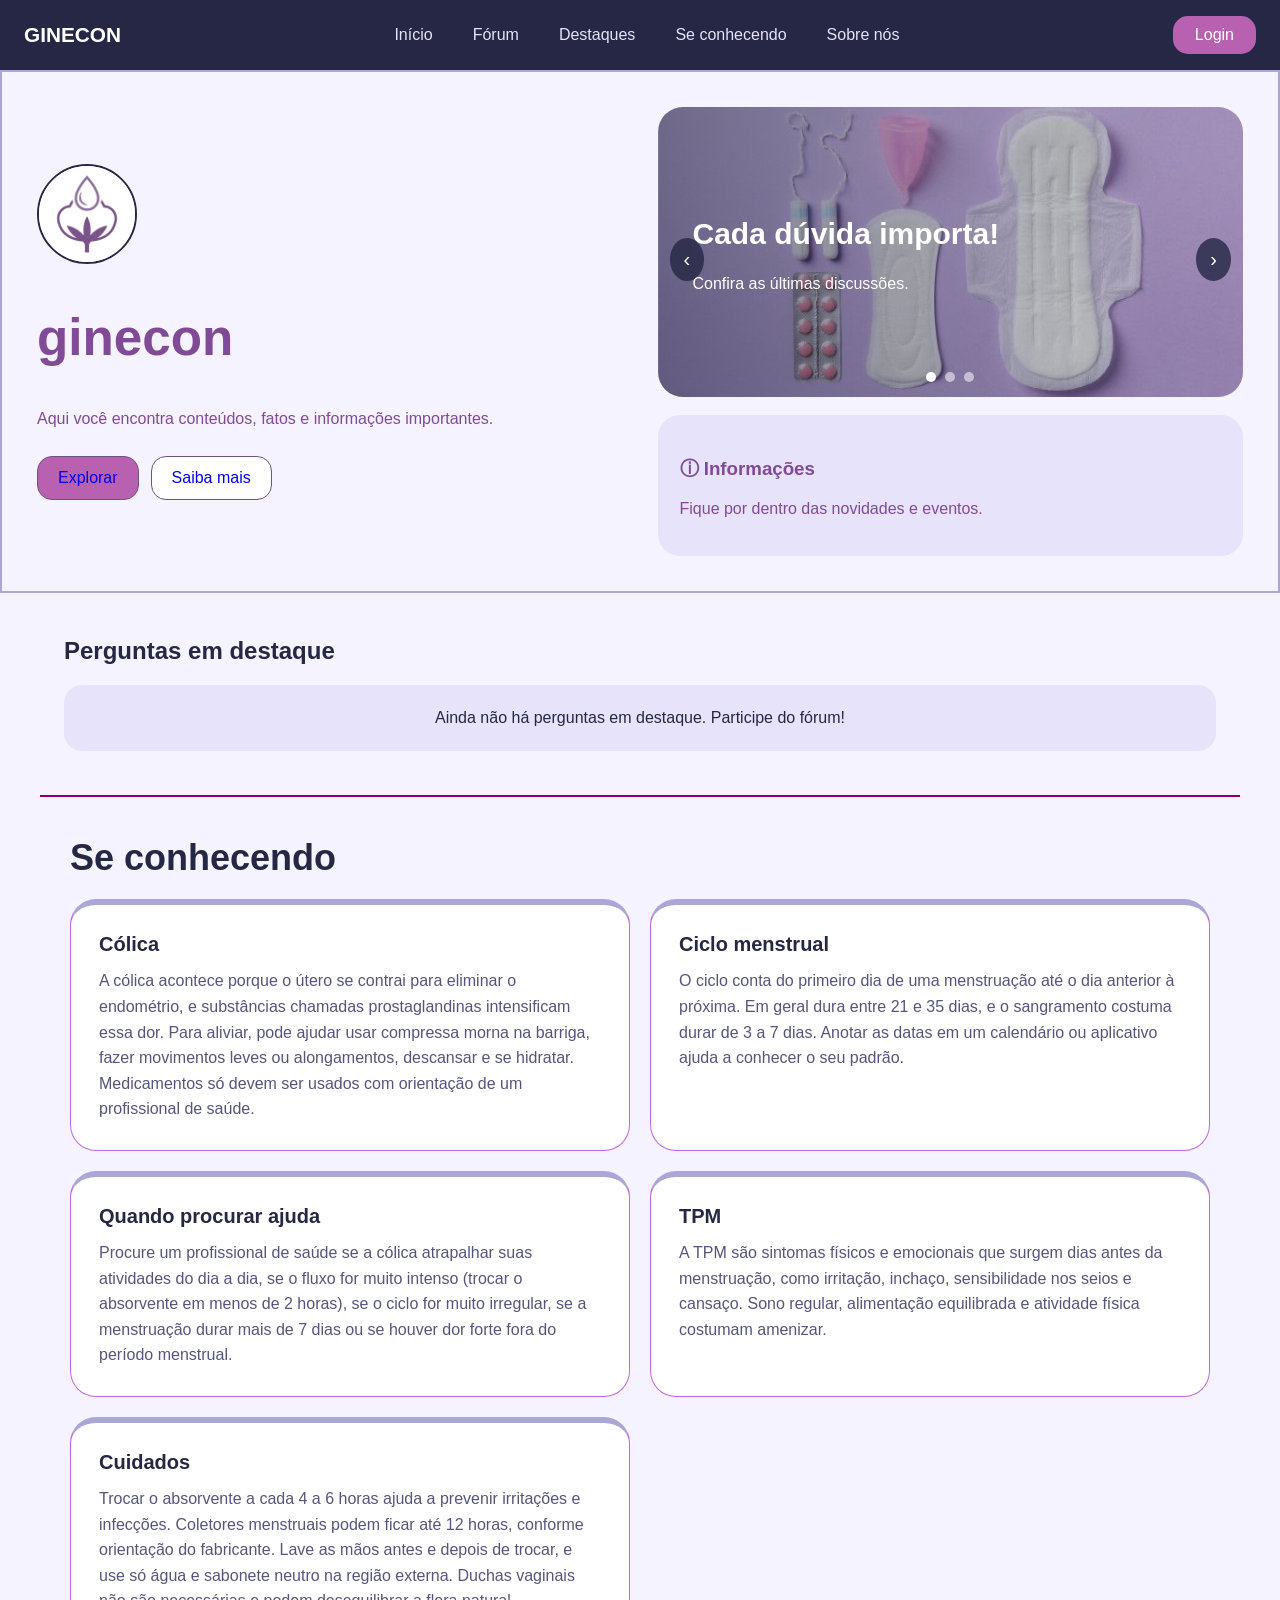
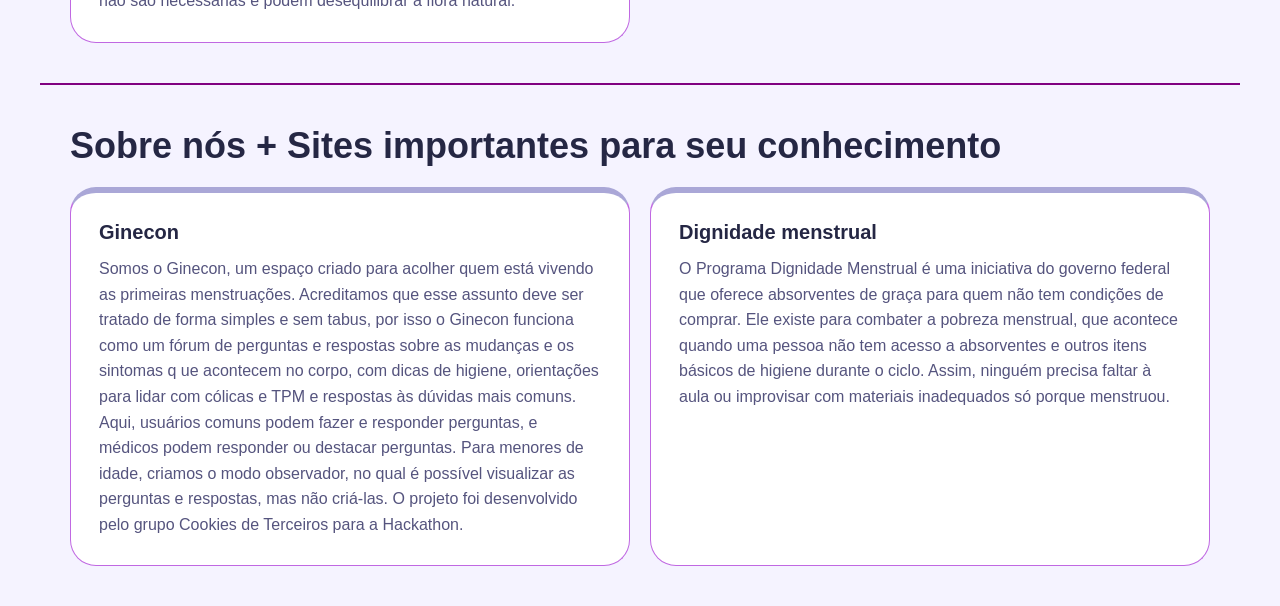
<file: index.html>
<!DOCTYPE html>
<html lang="pt-BR">
<head>
  <meta charset="UTF-8">
  <meta name="viewport" content="width=device-width, initial-scale=1.0">
  <title>Meu site</title>
  <link rel="stylesheet" href="CSS/inicio.css">
  <script type="module" defer src="JS/paginas/inicio.js"></script>
</head>

<body>
        <header class="header">
        <nav class="nav" aria-label="Navegação principal">
            <a class="nav-logo" href="#topo">GINECON</a>

            <ul class="nav-lista">
                <li><a href="#topo">Início</a></li>
                <li><a href="HTML/forum.html">Fórum</a></li>
                <li><a href="#destaqueForum">Destaques</a></li>
                <li><a href="#faq">Se conhecendo</a></li>
                <li><a href="#snos">Sobre nós</a></li>
            </ul>

            <a class="nav-entrar" href="HTML/login.html">Login</a>
        </nav>
    </header>
  <section class="banner" id ="topo">

    <div>
      <div class="logo">
        <img src="IMG/imagemLogo.jpeg" alt="LOGOGINECON">
      </div>

      <h1>ginecon</h1>

      <p>
        Aqui você encontra conteúdos, fatos
        e informações importantes.
      </p>

      <div class="botoes">
        <button class="principal">
          <a href="HTML/forum.html">Explorar</a></button>
        <button>
          <a href="#faq">Saiba mais</a></button>
      </div>
    </div>

    <div>
      <div class="carrossel">

        <article class="slide ativo"
          style="background-image: linear-gradient(90deg,#25274499,#25274422),url('IMG/imagemSlide1.jpeg')">
          <h2>Cada dúvida importa!</h2>
          <p>Confira as últimas discussões.</p>
        </article>

        <article class="slide"
          style="background-image: linear-gradient(90deg,#252744aa,#25274422),url('IMG/imagemSlide2.jpeg')">
          <h2>Novidades</h2>
          <p>Veja o que há de novo em nosso site.</p>
        </article>

        <article class="slide"
          style="background-image: linear-gradient(90deg,#252744aa,#25274422),url('IMG/imagemSlide3.jpeg')">
          <h2>Compartilhe relatos!</h2>
          <p>Eles são muito importantes para nossa comunidade</p>
        </article>

        <button class="seta anterior"
          aria-label="Mensagem anterior">‹</button>

        <button class="seta proxima"
          aria-label="Próxima mensagem">›</button>

        <div class="pontos"></div>
      </div>

      <div class="info">
        <h3>ⓘ Informações</h3>
        <p>Fique por dentro das novidades e eventos.</p>
      </div>
    </div>
  </section>

    <section class="destaqueForum" id="destaqueForum">
    <h2 class="tituloDestaque">Perguntas em destaque</h2>
    <section class="cards" id="lista-destaques"></section>
  </section>

    <section class="faq" id="faq">
    <h2>Se conhecendo</h2>

    <section class="cardsFaq">
      <article class="infooo">
        <div class="corpo">
          <div class="balao">
            <strong class="sobre">Cólica</strong>
            <p>
              A cólica acontece porque o útero se contrai para eliminar o endométrio, e substâncias chamadas
              prostaglandinas intensificam essa dor. Para aliviar, pode ajudar usar compressa morna na barriga,
              fazer movimentos leves ou alongamentos, descansar e se hidratar. Medicamentos só devem ser usados
              com orientação de um profissional de saúde.
            </p>
          </div>
        </div>
      </article>
    </section>

    <section class="cardsFaq">
      <article class="infooo">
        <div class="corpo">
          <div class="balao">
            <strong class="sobre">Ciclo menstrual</strong>
            <p>
              O ciclo conta do primeiro dia de uma menstruação até o dia anterior à próxima. Em geral dura entre
              21 e 35 dias, e o sangramento costuma durar de 3 a 7 dias. Anotar as datas em um calendário ou
              aplicativo ajuda a conhecer o seu padrão.
            </p>
          </div>
        </div>
      </article>
    </section>

    <section class="cardsFaq">
      <article class="infooo">
        <div class="corpo">
          <div class="balao">
            <strong class="sobre">Quando procurar ajuda</strong>
            <p>
              Procure um profissional de saúde se a cólica atrapalhar suas atividades do dia a dia, se o fluxo
              for muito intenso (trocar o absorvente em menos de 2 horas), se o ciclo for muito irregular, se a
              menstruação durar mais de 7 dias ou se houver dor forte fora do período menstrual.
            </p>
          </div>
        </div>
      </article>
    </section>

    <section class="cardsFaq">
      <article class="infooo">
        <div class="corpo">
          <div class="balao">
            <strong class="sobre">TPM</strong>
            <p>
              A TPM são sintomas físicos e emocionais que surgem dias antes da menstruação, como irritação,
              inchaço, sensibilidade nos seios e cansaço. Sono regular, alimentação equilibrada e atividade
              física costumam amenizar.
            </p>
          </div>
        </div>
      </article>
    </section>

    <section class="cardsFaq">
      <article class="infooo">
        <div class="corpo">
          <div class="balao">
            <strong class="sobre">Cuidados</strong>
            <p>
              Trocar o absorvente a cada 4 a 6 horas ajuda a prevenir irritações e infecções. Coletores
              menstruais podem ficar até 12 horas, conforme orientação do fabricante. Lave as mãos antes e
              depois de trocar, e use só água e sabonete neutro na região externa. Duchas vaginais não são
              necessárias e podem desequilibrar a flora natural.
            </p>
          </div>
        </div>
      </article>
    </section>
  </section>

  <section class="Snos" id="snos">
    <h2>Sobre nós + Sites importantes para seu conhecimento</h2>

    <section class="cartaoS">
      <article class="infooS">
        <div class="corpo">
          <div class="balao">
            <strong class="sobre">Ginecon</strong>
            <p>
              Somos o Ginecon, um espaço criado para acolher quem está vivendo as primeiras menstruações. 
              Acreditamos que esse assunto deve ser tratado de forma simples e sem tabus, por isso o 
              Ginecon funciona como um fórum de perguntas e respostas sobre as mudanças e os sintomas q
              ue acontecem no corpo, com dicas de higiene, orientações para lidar com cólicas e TPM e 
              respostas às dúvidas mais comuns.
              Aqui, usuários comuns podem fazer e responder perguntas, e médicos podem responder ou destacar perguntas. 
              Para menores de idade, criamos o modo observador, no qual é possível visualizar as perguntas e respostas, 
              mas não criá-las.
              O projeto foi desenvolvido pelo grupo Cookies de Terceiros para a Hackathon.
            </p>
          </div>
        </div>
      </article>
    </section>

    <section class="cartaoS">
      <article class="infooS">
        <div class="corpo">
          <div class="balao">
            <strong class="sobre">Dignidade menstrual</strong>
            <p>
              O Programa Dignidade Menstrual é uma iniciativa do governo federal que oferece absorventes de
              graça para quem não tem condições de comprar. Ele existe para combater a pobreza menstrual, que
              acontece quando uma pessoa não tem acesso a absorventes e outros itens básicos de higiene durante
              o ciclo. Assim, ninguém precisa faltar à aula ou improvisar com materiais inadequados só porque
              menstruou.
            </p>
          </div>
        </div>
      </article>
    </section>

    

  <script>
    const slides = document.querySelectorAll(".slide");
    const pontos = document.querySelector(".pontos");
    let atual = 0;
    let temporizador;

    slides.forEach((slide, i) => {
      const ponto = document.createElement("button");
      ponto.className = "ponto";
      ponto.setAttribute("aria-label", `Mostrar mensagem ${i + 1}`);
      ponto.addEventListener("click", () => mostrar(i));
      pontos.appendChild(ponto);
    });

    const botoes = pontos.querySelectorAll(".ponto");

    function mostrar(indice) {
      atual = (indice + slides.length) % slides.length;

      slides.forEach((slide, i) => {
        slide.classList.toggle("ativo", i === atual);
        botoes[i].classList.toggle("ativo", i === atual);
      });

      reiniciar();
    }

    function reiniciar() {
      clearInterval(temporizador);
      temporizador = setInterval(() => {
        atual = (atual + 1) % slides.length;
        mostrarSemReiniciar();
      }, 5000);
    }

    function mostrarSemReiniciar() {
      slides.forEach((slide, i) => {
        slide.classList.toggle("ativo", i === atual);
        botoes[i].classList.toggle("ativo", i === atual);
      });
    }

    document.querySelector(".anterior").onclick = () =>
      mostrar(atual - 1);

    document.querySelector(".proxima").onclick = () =>
      mostrar(atual + 1);

    mostrar(0);
  </script>
</body>
</html>
</file>
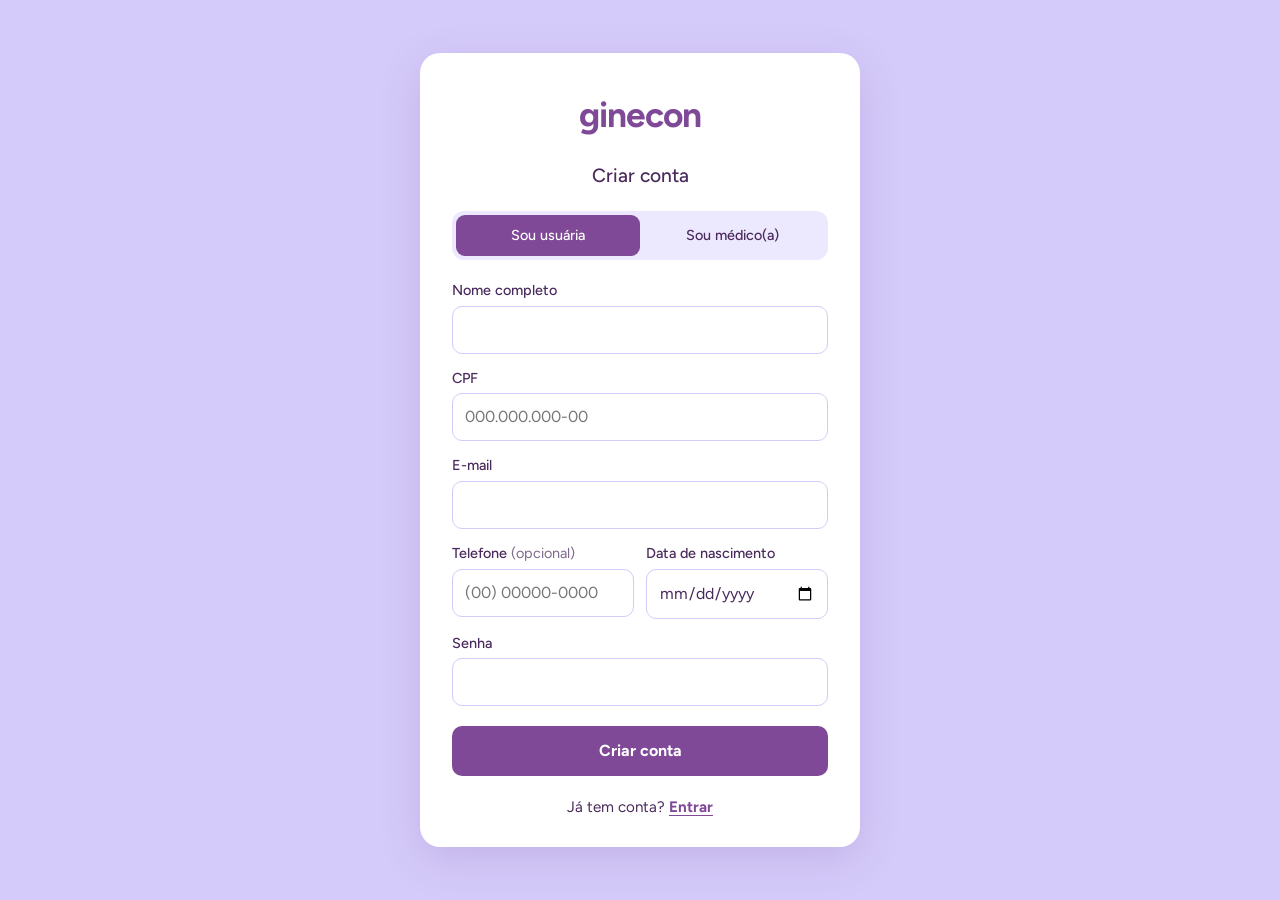
<file: HTML/cadastro.html>
<!DOCTYPE html>
<html lang="pt-BR">
<head>
  <meta charset="UTF-8">
  <meta name="viewport" content="width=device-width, initial-scale=1">
  <title>Ginecon – Criar conta</title>
  <link rel="preconnect" href="https://fonts.googleapis.com">
  <link rel="preconnect" href="https://fonts.gstatic.com" crossorigin>
  <link href="https://fonts.googleapis.com/css2?family=Figtree:wght@400;500;700&display=swap" rel="stylesheet">
  <link rel="stylesheet" href="../style.css">
  <script type="module" defer src="../JS/paginas/cadastro.js"></script>
</head>
<body>
  <main class="card">
    <h1 class="logo">ginecon</h1>

    <!-- CADASTRO -->
    <section id="cadastro" class="painel">
      <h2>Criar conta</h2>

      <div class="tipo" role="radiogroup" aria-label="Tipo de conta">
        <input type="radio" name="tipo" id="tipo-usuario" value="usuario" checked onchange="mostrarFormUsuario()">
        <label for="tipo-usuario">Sou usuária</label>
        <input type="radio" name="tipo" id="tipo-medico" value="medico" onchange="mostrarFormMedico()">
        <label for="tipo-medico">Sou médico(a)</label>
      </div>

      <!-- Usuário comum -->
      <form id="form-usuario" action="#" method="post">
        <div class="campo">
          <label for="u-nome">Nome completo</label>
          <input type="text" id="u-nome" name="nome" autocomplete="name" required>
        </div>
        <div class="campo">
          <label for="u-cpf">CPF</label>
          <input type="text" id="u-cpf" name="cpf" inputmode="numeric" placeholder="000.000.000-00" maxlength="14" required>
        </div>
        <div class="campo">
          <label for="u-email">E-mail</label>
          <input type="email" id="u-email" name="email" autocomplete="email" required>
        </div>
        <div class="linha">
          <div class="campo">
            <label for="u-telefone">Telefone <span>(opcional)</span></label>
            <input type="tel" id="u-telefone" name="telefone" autocomplete="tel" placeholder="(00) 00000-0000">
          </div>
          <div class="campo">
            <label for="u-nasc">Data de nascimento</label>
            <input type="date" id="u-nasc" name="nascimento" required>
          </div>
        </div>
        <div class="campo">
          <label for="u-senha">Senha</label>
          <input type="password" id="u-senha" name="senha" autocomplete="new-password" minlength="8" required>
        </div>
        <button type="submit" class="botao">Criar conta</button>
      </form>

      <!-- Médico -->
      <form id="form-medico" action="#" method="post" hidden>
        <div class="campo">
          <label for="m-nome">Nome completo</label>
          <input type="text" id="m-nome" name="nome" autocomplete="name" required>
        </div>
        <div class="linha">
          <div class="campo">
            <label for="m-crm">CRM</label>
            <input type="text" id="m-crm" name="crm" placeholder="000000/UF" required>
          </div>
          <div class="campo">
            <label for="m-esp">Especialidade</label>
            <input type="text" id="m-esp" name="especialidade" placeholder="Ex.: Ginecologia" required>
          </div>
        </div>
        <div class="linha">
          <div class="campo">
            <label for="m-cpf">CPF</label>
            <input type="text" id="m-cpf" name="cpf" inputmode="numeric" placeholder="000.000.000-00" maxlength="14" required>
          </div>
          <div class="campo">
            <label for="m-nasc">Data de nascimento</label>
            <input type="date" id="m-nasc" name="nascimento" required>
          </div>
        </div>
        <div class="campo">
          <label for="m-telefone">Telefone <span>(opcional)</span></label>
          <input type="tel" id="m-telefone" name="telefone" autocomplete="tel" placeholder="(00) 00000-0000">
        </div>
        <div class="campo">
          <label for="m-email">E-mail</label>
          <input type="email" id="m-email" name="email" autocomplete="email" required>
        </div>
        <div class="campo">
          <label for="m-senha">Senha</label>
          <input type="password" id="m-senha" name="senha" autocomplete="new-password" minlength="8" required>
        </div>
        <button type="submit" class="botao">Criar conta</button>
      </form>

      <p class="troca">Já tem conta? <a href="login.html">Entrar</a></p>
    </section>
  </main>

  <script>
    // Alterna entre o formulário de usuária e o de médico(a)
    var formUsuario = document.getElementById("form-usuario");
    var formMedico = document.getElementById("form-medico");

    function mostrarFormUsuario() {
      formUsuario.hidden = false;
      formMedico.hidden = true;
    }

    function mostrarFormMedico() {
      formUsuario.hidden = true;
      formMedico.hidden = false;
    }
  </script>
</body>
</html>
</file>
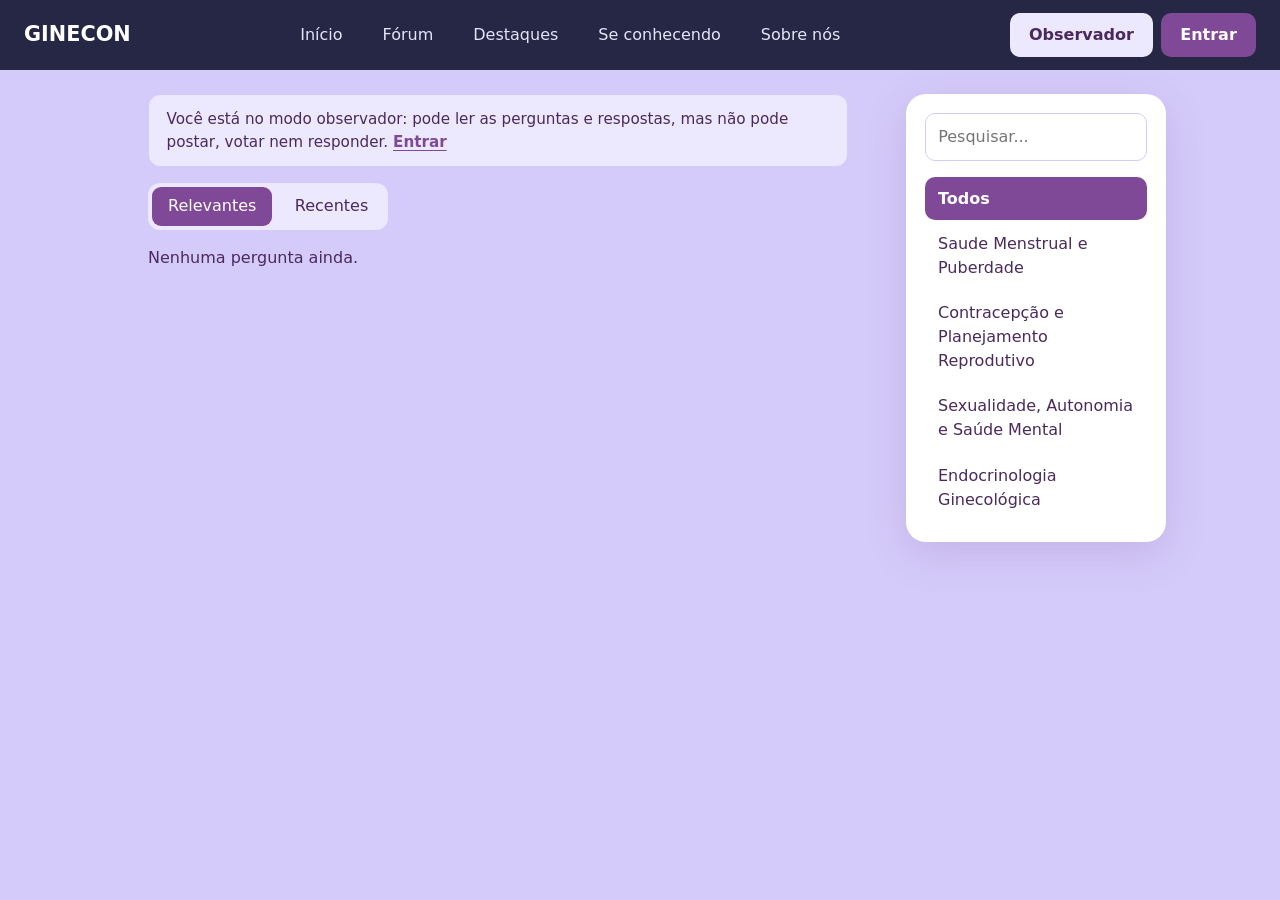
<file: HTML/forum.html>
<!DOCTYPE html>
<html lang="pt-BR">

<head>
    <meta charset="UTF-8">
    <meta name="viewport" content="width=device-width, initial-scale=1.0">
    <link rel="stylesheet" href="/CSS/forum.css">
    <script type="module" src="/JS/paginas/forum.js"></script>
    <script type="module" src="/JS/reutilizaveis/index.js"></script>
    <title>Ginecon Fórum</title>
</head>

<body>
    <!-- Cabeçalho -->
    <header id="cabecalho" class="header">
    <nav class="nav" aria-label="Navegação principal">
        <a class="nav-logo" href="../index.html#topo">GINECON</a>

        <ul class="nav-lista">
            <li><a href="../index.html#topo">Início</a></li>
            <li><a href="forum.html">Fórum</a></li>
            <li><a href="../index.html#destaqueForum">Destaques</a></li>
            <li><a href="../index.html#faq">Se conhecendo</a></li>
            <li><a href="../index.html#snos">Sobre nós</a></li>
        </ul>

        <div id="usuario-area">
            <button id="BotaoUsuario">Usuario</button>
            <button id="BotaoSair">Sair</button>
        </div>
    </nav>
</header>

    <div id="layout">

        <main id="feed">
            <p id="aviso-observador" class="aviso-observador" hidden>
                Você está no modo observador: pode ler as perguntas e respostas, mas não pode postar, votar nem
                responder.
                <a href="login.html">Entrar</a>
            </p> 
            <div id="barra-feed">
                <button id="PostarComentario">+ Postar</button>
                <div id="ordenacao">
                    <button class="ordem ativo" data-ordem="relevantes">Relevantes</button>
                    <button class="ordem" data-ordem="recentes">Recentes</button>
                </div>
            </div>
            <section id="lista-postagens"></section>
        </main>

   
        <aside id="sidebar">
            <input type="search" id="campo-pesquisa" placeholder="Pesquisar...">
            <ul id="lista-topicos"></ul>
        </aside>
    </div>


    <div id="overlay-modal-postagem">
        <div id="modal-postagem">
            <button id="botao-fechar-modal-postagem">✕</button>

            <div id="etapa-1">
                <div class="campo-modal">
                    <label for="pergunta">Pergunta</label>
                    <textarea id="pergunta" name="pergunta" placeholder="Digite sua pergunta..."></textarea>
                </div>

                <div class="campo-modal">
                    <label for="especialidade-postagem">Especialidade necessária</label>
                    <select id="especialidade-postagem">
                        <option value="Desconhecida">Não sei</option>
                        <option value="Saude Menstrual e Puberdade">Saude Menstrual e Puberdade</option>
                        <option value="Contracepção e Planejamento Reprodutivo">Contracepção e Planejamento Reprodutivo</option>
                        <option value="Sexualidade, Autonomia e Saúde Mental">Sexualidade, Autonomia e Saúde Mental</option>
                        <option value="Endocrinologia Ginecológica">Endocrinologia Ginecológica</option>
                    </select>
                </div>

                <div class="campo-modal">
                    <label>Postar de forma anônima?</label>
                    <div class="radios">
                        <label><input type="radio" name="anonimo" value="sim"> Sim</label>
                        <label><input type="radio" name="anonimo" value="nao" checked> Não</label>
                    </div>
                </div>

                <button id="botao-confirmar-postagem">Publicar</button>
            </div>
        </div>
    </div>
</body>

</html>
</file>
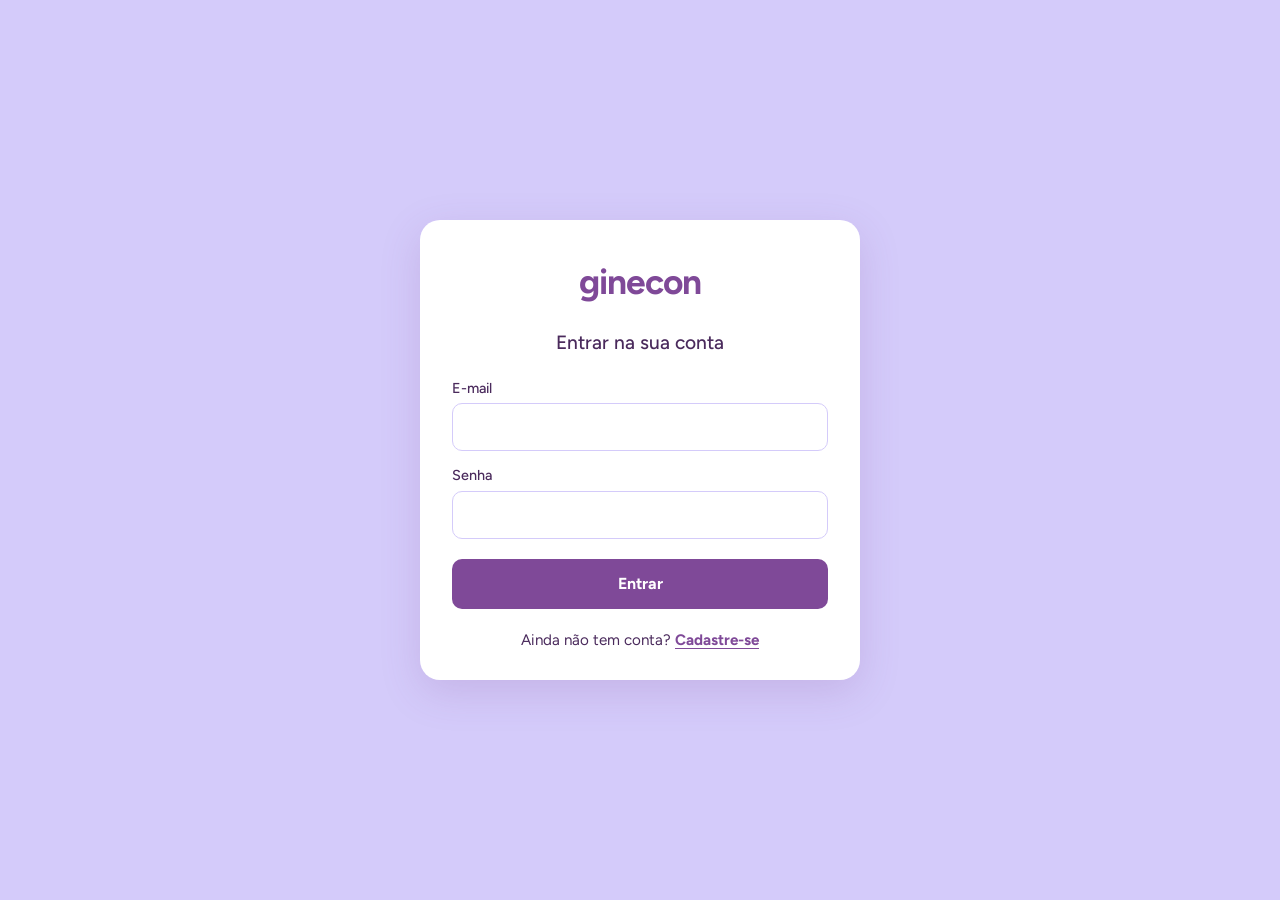
<file: HTML/login.html>
<!DOCTYPE html>
<html lang="pt-BR">
<head>
  <meta charset="UTF-8">
  <meta name="viewport" content="width=device-width, initial-scale=1">
  <title>Ginecon – Entrar</title>
  <link rel="preconnect" href="https://fonts.googleapis.com">
  <link rel="preconnect" href="https://fonts.gstatic.com" crossorigin>
  <link href="https://fonts.googleapis.com/css2?family=Figtree:wght@400;500;700&display=swap" rel="stylesheet">
  <link rel="stylesheet" href="../style.css">
  <script type="module" defer src="../JS/paginas/login.js"></script>
</head>
<body>
  <main class="card">
    <h1 class="logo">ginecon</h1>

    <!-- LOGIN -->
    <section id="login" class="painel">
      <h2>Entrar na sua conta</h2>
      <form id="form-login" action="#" method="post">
        <div class="campo">
          <label for="login-email">E-mail</label>
          <input type="email" id="login-email" name="email" autocomplete="email" required>
        </div>
        <div class="campo">
          <label for="login-senha">Senha</label>
          <input type="password" id="login-senha" name="senha" autocomplete="current-password" required>
        </div>
        <a href="forum.html"><button type="submit" class="botao">Entrar</button></a>
        
      </form>
      <p class="troca">Ainda não tem conta? <a href="cadastro.html">Cadastre-se</a></p>
    </section>
  </main>

</body>
</html>
</file>
<file: CSS/inicio.css>
* {
  box-sizing: border-box;
}

html {
  scroll-behavior: smooth;
}

body {
  margin: 0;
  min-height: 100vh;
  display: flex;
  flex-direction: column;
  font-family: Arial, sans-serif;
  background: #f5f3ff;
  color: #252744;
}

button {
  padding: 12px 20px;
  border: 1px solid #6d547e;
  border-radius: 15px;
  background: white;
  color: #252744;
  cursor: pointer;
}

/* ── HEADER ── */
.header {
  position: sticky;
  top: 0;
  z-index: 100;
  padding: 0 24px;
  background-color: #252744;
}

.nav {
  display: flex;
  align-items: center;
  justify-content: space-between;
  gap: 16px;
  min-height: 70px;
}

.nav a {
  text-decoration: none;
}

.nav-logo {
  color: white;
  font-size: 1.3rem;
  font-weight: bold;
}

.nav-lista {
  display: flex;
  gap: 8px;
  margin: 0;
  padding: 0;
  list-style: none;
}

.nav-lista a {
  display: block;
  padding: 10px 16px;
  border-radius: 15px;
  color: #e6e3fa;
  font-size: medium;
  transition: background 0.2s, color 0.2s;
}

.nav-lista a:hover {
  background: #e6e3fa;
  color: #814a97;
}

.nav-entrar {
  padding: 10px 22px;
  border-radius: 15px;
  background: #b861b0;
  color: white;
  font-size: medium;
  transition: background 0.2s;
}

.nav-entrar:hover {
  background: #814a97;
}

.nav a:focus-visible {
  outline: 3px solid #aaa7d7;
  outline-offset: 2px;
}

/* a barra fixa não cobre o título das seções */
.banner,
.destaqueForum,
.faq,
.Snos {
  scroll-margin-top: 80px;
}

/* ── BANNER ── */
.banner {
  width: 100%;
  min-height: 480px;
  margin: auto;
  padding: 35px;
  border: 2px solid #aaa7d7;
  display: grid;
  grid-template-columns: 1fr 1fr;
  gap: 35px;
  align-items: center;
  color: #814a97;
}

.banner a {
  text-decoration: none;
  font-size: medium;
}

.logo {
  display: inline-flex;
  width: 100px;
  height: 100px;
  border: 2px solid #252744;
  border-radius: 50%;
  align-items: center;
  justify-content: center;
}

.logo img {
  border-radius: 50px;
  width: 100px;
  height: 100%;
  object-fit: cover;
  display: block;
}

h1 {
  font-size: clamp(30px, 4vw, 52px);
}

.botoes {
  display: flex;
  gap: 12px;
  flex-wrap: wrap;
  margin-top: 28px;
}

.principal {
  background: #b861b0;
  color: white;
}

/* ── CARROSSEL ── */
.carrossel {
  height: 290px;
  border-radius: 25px;
  overflow: hidden;
  position: relative;
  background: #55547e;
  color: white;
}

.slide {
  display: none;
  height: 100%;
  padding: 35px;
  background-size: cover;
  background-position: center;
}

.slide.ativo {
  display: flex;
  flex-direction: column;
  justify-content: center;
  animation: aparecer 0.6s;
}

.slide h2 {
  font-size: 30px;
  margin-bottom: 5px;
}

.slide p {
  line-height: 1.5;
}

.seta {
  position: absolute;
  top: 45%;
  border: none;
  border-radius: 50%;
  background: #252744cc;
  color: white;
  font-size: 20px;
  padding: 10px 14px;
}

.anterior { left: 12px; }
.proxima { right: 12px; }

.pontos {
  position: absolute;
  bottom: 15px;
  left: 0;
  right: 0;
  display: flex;
  justify-content: center;
  gap: 9px;
}

.ponto {
  width: 10px;
  height: 10px;
  padding: 0;
  border: none;
  border-radius: 50%;
  background: #ffffff88;
}

.ponto.ativo {
  background: white;
}

.info {
  margin-top: 18px;
  padding: 22px;
  border-radius: 22px;
  background: #e6e3fa;
}

@keyframes aparecer {
  from { opacity: 0; }
  to { opacity: 1; }
}

/* ── PERGUNTAS EM DESTAQUE ── */
.destaqueForum {
  width: 100%;
  max-width: 1200px;
  margin: 20px auto;
  padding: 24px;
  background-color: #f5f3ff;
}

.tituloDestaque {
  margin: 0 0 20px;
}

.cards {
  display: grid;
  grid-template-columns: repeat(auto-fit, minmax(300px, 1fr));
  gap: 16px;
  align-items: stretch;
}

.cards > p {
  grid-column: 1 / -1;
  margin: 0;
  padding: 24px;
  text-align: center;
  border-radius: 18px;
  background: #e6e3fa;
}

.cards .comentarioResposta {
  display: flex;
  align-items: flex-start;
  gap: 12px;
}

.cards .corpo {
  flex: 1;
  min-width: 0;
  align-self: stretch;
}

.cards .avatarMedico {
  flex-shrink: 0;
  display: flex;
  align-items: center;
  justify-content: center;
  width: 46px;
  height: 46px;
  border-radius: 50%;
  background: linear-gradient(135deg, #814a97, #c068e2);
  color: white;
  font-size: 20px;
  font-weight: bold;
}

.cards .balao {
  display: flex;
  flex-direction: column;
  gap: 10px;
  height: 100%;
  padding: 18px 20px;
  border-top: 5px solid #c068e2;
  border-radius: 20px;
  background: white;
  color: #252744;
  box-shadow: 0 8px 24px rgba(37, 39, 68, 0.08);
}

.cards .balao p {
  margin: 0;
  line-height: 1.6;
  overflow-wrap: anywhere;
}

.destaque-topo {
  display: flex;
  justify-content: space-between;
  align-items: flex-start;
  gap: 10px;
}

.destaque-identificacao {
  display: flex;
  flex-direction: column;
  min-width: 0;
}

.medicoAutor {
  display: block;
  font-size: 15px;
  color: #814a97;
}

.destaque-data {
  font-size: 12px;
  color: #55547e;
}

.destaque-pontos {
  flex-shrink: 0;
  padding: 4px 12px;
  border-radius: 999px;
  background: #f5e9fb;
  color: #814a97;
  font-size: 14px;
  font-weight: bold;
}

.destaque-rodape {
  display: flex;
  flex-wrap: wrap;
  gap: 8px;
  margin-top: auto;
}

.destaque-tag,
.cards .balao small {
  padding: 3px 12px;
  border-radius: 999px;
  font-size: 12px;
  font-weight: bold;
}

.destaque-tag {
  background: #e6e3fa;
  color: #252744;
}

.cards .balao small {
  background: #e6f4ea;
  color: #2e7d32;
}

/* ── SEÇÕES DE CARDS (FAQ e Se conhecendo) ── */
.faq,
.Snos {
  display: grid;
  grid-template-columns: repeat(2, 1fr);
  gap: 20px;
  width: 100%;
  max-width: 1200px;
  margin: 0 auto;
  padding: 40px 30px;
  background-color: #f5f3ff;
  border-top: 2px solid purple;
}

/* título sempre sozinho em cima, ocupando a largura toda */
.faq > h2,
.Snos > h2 {
  grid-column: 1 / -1;
  grid-row: auto;
  margin: 0;
  font-size: clamp(26px, 3vw, 36px);
  color: #252744;
}

/* os wrappers não atrapalham: o card dentro deles ocupa tudo */
.cardsFaq,
.Snos .corpo {
  display: flex;
  flex-direction: column;
  min-width: 0;
}

/* os cards: mesmo tamanho, texto alinhado à esquerda */
.infooo,
.infooS {
  flex: 1;
  height: 100%;
  padding: 28px;
  border: 1px solid #c068e2;
  border-top: 6px solid #aaa7d7;
  border-radius: 26px;
  background: white;
}

.infooo .balao,
.infooS .balao {
  padding: 0;
  background: none;
}

.sobre {
  display: block;
  margin: 0 0 12px;
  font-size: 20px;
  color: #252744;
}

.infooo p,
.infooS p {
  margin: 0;
  text-align: left;
  line-height: 1.6;
  color: #55547e;
}

/* ── RODAPÉ ── */
.footer {
  margin-top: auto;
  padding: 14px;
  background-color: #252744;
}

.footer p {
  margin: 0;
  text-align: center;
  color: white;
}

/* ── CELULAR ── */
@media (max-width: 700px) {
  .banner {
    grid-template-columns: 1fr;
    padding: 22px;
    border-radius: 28px;
  }

  .carrossel { height: 300px; }

  .header { padding: 0 12px; }
  .nav { flex-wrap: wrap; justify-content: center; padding: 8px 0; gap: 8px; }
  .nav-lista a { padding: 8px 10px; font-size: 0.9rem; }

  .destaqueForum { padding: 24px; }

  .faq,
  .Snos {
    grid-template-columns: 1fr;
    padding: 24px;
  }
}

@media (prefers-reduced-motion: reduce) {
  html { scroll-behavior: auto; }
  * { transition: none !important; animation: none !important; }
}
</file>
<file: style.css>
@import url(CSS/login&cadastro.css);
@import url(CSS/forum.css);
</file>
<file: CSS/forum.css>
/* ── CORES DO SITE ── */
:root {
  --roxo: #7f4998;          /* cor principal */
  --roxo-escuro: #4a2a5c;   /* textos e hover */
  --lilas: #d4cbfa;         /* fundo do site */
  --lilas-claro: #ece8fd;   /* detalhes suaves */
  --branco: #ffffff;
  --erro: #b3261e;
  --erro-claro: #fbe9e7;
  --sucesso: #2e7d32;
  --sucesso-claro: #e6f4ea;
  --alerta: #8a5a00;
  --alerta-claro: #fff3d6;
  --sombra: 0 12px 40px rgba(127, 73, 152, 0.18);
}

*, *::before, *::after { box-sizing: border-box; }
[hidden] { display: none !important; }

/* ── BASE ── */
body {
  margin: 0;
  min-height: 100vh;
  background: var(--lilas);
  color: var(--roxo-escuro);
  font-family: "Figtree", system-ui, -apple-system, "Segoe UI", sans-serif;
  line-height: 1.5;
}

button {
  font: inherit;
  font-weight: 700;
  cursor: pointer;
  border: 0;
  border-radius: 10px;
  padding: 0.6rem 1.2rem;
  background: var(--roxo);
  color: var(--branco);
  transition: background 0.15s, color 0.15s;
}

button:hover:not(:disabled) { background: var(--roxo-escuro); }
button:focus-visible { outline: 3px solid var(--lilas); outline-offset: 2px; }

input:focus-visible,
textarea:focus-visible,
select:focus-visible {
  outline: none;
  border-color: var(--roxo);
  box-shadow: 0 0 0 3px rgba(127, 73, 152, 0.25);
}

/* ── CABEÇALHO (barra de navegação) ── */
.header {
  position: sticky;
  top: 0;
  z-index: 100;
  padding: 0 24px;
  background-color: #252744;
}

.nav {
  display: flex;
  align-items: center;
  justify-content: space-between;
  gap: 16px;
  min-height: 70px;
}

.nav a { text-decoration: none; }

.nav-logo {
  color: white;
  font-size: 1.3rem;
  font-weight: bold;
}

.nav-lista {
  display: flex;
  gap: 8px;
  margin: 0;
  padding: 0;
  list-style: none;
}

.nav-lista a {
  display: block;
  padding: 10px 16px;
  border-radius: 15px;
  color: #e6e3fa;
  transition: background 0.2s, color 0.2s;
}

.nav-lista a:hover {
  background: #e6e3fa;
  color: #814a97;
}

.nav a:focus-visible {
  outline: 3px solid #aaa7d7;
  outline-offset: 2px;
}

/* botões de usuário e sair */
#usuario-area {
  display: flex;
  gap: 0.5rem;
}

#BotaoUsuario {
  background: var(--lilas-claro);
  color: var(--roxo-escuro);
}

#BotaoUsuario:hover { background: var(--lilas) !important; }

#BotaoSair {
  background: var(--erro-claro);
  color: var(--erro);
}

#BotaoSair:hover { background: #f5cfcb !important; }

/* ── LAYOUT: feed + sidebar ── */
#layout {
  display: grid;
  grid-template-columns: 1fr 260px;
  gap: 1.5rem;
  align-items: start;
  max-width: 1100px;
  margin: 0 auto;
  padding: 1.5rem;
}

#feed { min-width: 0; }

/* barra do feed: botão Postar à esquerda, ordenação à direita */
#barra-feed {
  display: flex;
  justify-content: space-between;
  align-items: center;
  gap: 1rem;
  max-width: 700px;
  margin: 0 auto 1rem;
}

#ordenacao {
  display: flex;
  gap: 0.4rem;
  padding: 4px;
  background: var(--lilas-claro);
  border-radius: 12px;
}

.ordem {
  background: transparent;
  color: var(--roxo-escuro);
  font-weight: 500;
  padding: 0.45rem 1rem;
  border-radius: 9px;
}

.ordem:hover:not(.ativo) { background: var(--lilas); }

.ordem.ativo {
  background: var(--roxo);
  color: var(--branco);
}

/* ── BARRA LATERAL ── */
#sidebar {
  background: var(--branco);
  border-radius: 20px;
  padding: 1.2rem;
  box-shadow: var(--sombra);
}

#campo-pesquisa {
  width: 100%;
  padding: 11px 12px;
  margin-bottom: 1rem;
  font: inherit;
  color: inherit;
  background: var(--branco);
  border: 1.5px solid var(--lilas);
  border-radius: 10px;
  transition: border-color 0.15s, box-shadow 0.15s;
}

#campo-pesquisa:hover { border-color: var(--roxo); }

#lista-topicos {
  list-style: none;
  margin: 0;
  padding: 0;
}

#lista-topicos li {
  padding: 0.6rem 0.8rem;
  margin-bottom: 2px;
  border-radius: 10px;
  cursor: pointer;
  transition: background 0.15s;
}

#lista-topicos li:hover { background: var(--lilas-claro); }

#lista-topicos li.ativo {
  background: var(--roxo);
  color: var(--branco);
  font-weight: 700;
}

/* ── MODAL ── */
#overlay-modal-postagem {
  display: none;              /* fechado por padrão */
  position: fixed;
  inset: 0;
  background: rgba(74, 42, 92, 0.55);
  align-items: center;
  justify-content: center;
  z-index: 1000;
  padding: 16px;
}

#overlay-modal-postagem.ativo { display: flex; }

#modal-postagem {
  position: relative;
  background: var(--branco);
  padding: 2rem 1.8rem 1.6rem;
  border-radius: 20px;
  width: min(500px, 100%);
  box-shadow: var(--sombra);
}

#botao-fechar-modal-postagem {
  position: absolute;
  top: 0.7rem;
  right: 0.7rem;
  background: transparent;
  color: var(--roxo-escuro);
  padding: 0.3rem 0.7rem;
}

#botao-fechar-modal-postagem:hover { background: var(--lilas-claro) !important; }

.campo-modal { margin-bottom: 1rem; }

.campo-modal > label {
  display: block;
  margin-bottom: 4px;
  font-size: 0.9rem;
  font-weight: 500;
}

#pergunta,
#especialidade-postagem {
  width: 100%;
  padding: 11px 12px;
  font: inherit;
  color: inherit;
  background: var(--branco);
  border: 1.5px solid var(--lilas);
  border-radius: 10px;
  transition: border-color 0.15s, box-shadow 0.15s;
}

#pergunta:hover,
#especialidade-postagem:hover { border-color: var(--roxo); }

#pergunta {
  min-height: 110px;
  resize: vertical;
}

.radios label {
  display: inline-block;
  margin-right: 1.2rem;
  cursor: pointer;
}

.radios input { accent-color: var(--roxo); }

#botao-confirmar-postagem {
  width: 100%;
  padding: 13px;
  margin-top: 6px;
}

/* ── LISTA DE PERGUNTAS ── */
#lista-postagens {
  max-width: 700px;
  margin: 0 auto;
}

.card-postagem {
  display: flex;
  gap: 1rem;
  background: var(--branco);
  border-radius: 20px;
  padding: 1.2rem 1.2rem 1.2rem 0.8rem;
  margin-bottom: 1rem;
  box-shadow: var(--sombra);
}

.card-conteudo {
  flex: 1;
  min-width: 0;
}

.card-topo {
  display: flex;
  justify-content: space-between;
  gap: 0.5rem;
  font-size: 0.85rem;
  opacity: 0.8;
}

.card-autor {
  font-weight: 700;
  color: var(--roxo);
}

.card-pergunta {
  font-size: 1.05rem;
  margin: 0.8rem 0;
  white-space: pre-wrap;      /* mantém as quebras de linha digitadas */
  overflow-wrap: anywhere;
}

.card-especialidade {
  display: inline-block;
  background: var(--lilas-claro);
  color: var(--roxo-escuro);
  padding: 0.2rem 0.7rem;
  border-radius: 999px;
  font-size: 0.8rem;
  font-weight: 500;
}

/* ── VOTOS (coluna da esquerda) ── */
.card-votos {
  display: flex;
  flex-direction: column;
  align-items: center;
  gap: 0.2rem;
}

.voto {
  background: transparent;
  color: var(--roxo-escuro);
  opacity: 0.55;
  padding: 0.2rem 0.5rem;
  font-size: 1rem;
}

.voto:hover:not(:disabled) {
  background: var(--lilas-claro);
  color: var(--roxo);
  opacity: 1;
}

.voto.votado { color: var(--roxo); opacity: 1; }
.voto-baixo.votado { color: var(--erro); opacity: 1; }

.card-placar {
  font-weight: 700;
  color: var(--roxo);
}

/* ── SELOS ── */
.card-selos {
  display: flex;
  flex-wrap: wrap;
  gap: 0.4rem;
  margin-top: 0.6rem;
}

.selo {
  padding: 0.2rem 0.7rem;
  border-radius: 999px;
  font-size: 0.8rem;
  font-weight: 700;
}

.selo-relevante { background: var(--alerta-claro); color: var(--alerta); }
.selo-verificado,
.selo-medico { background: var(--sucesso-claro); color: var(--sucesso); }

/* ── AÇÕES DO CARD ── */
.card-acoes {
  display: flex;
  flex-wrap: wrap;
  gap: 0.5rem;
  margin-top: 0.9rem;
}

.card-acoes button { font-size: 0.9rem; padding: 0.5rem 1rem; }

.card-respostas {
  flex: 1;
  min-width: 140px;
  text-align: left;
  background: var(--lilas-claro);
  color: var(--roxo-escuro);
}

.card-respostas:hover { background: var(--lilas) !important; }

.card-validar {
  background: var(--sucesso-claro);
  color: var(--sucesso);
}

.card-validar:hover { background: #cfe9d4 !important; }

.card-denunciar,
.resposta-denunciar {
  background: var(--alerta-claro);
  color: var(--alerta);
}

.card-denunciar:hover:not(:disabled),
.resposta-denunciar:hover:not(:disabled) { background: #ffe6ae !important; }

.card-denunciar:disabled,
.resposta-denunciar:disabled {
  opacity: 0.6;
  cursor: not-allowed;
}

.card-excluir {
  background: var(--erro-claro);
  color: var(--erro);
}

.card-excluir:hover { background: #f5cfcb !important; }

/* ── RESPOSTAS ── */
.secao-respostas {
  margin-top: 1rem;
  border-top: 1.5px solid var(--lilas-claro);
  padding-top: 1rem;
}

.resposta {
  background: var(--lilas-claro);
  border-radius: 12px;
  padding: 0.7rem 0.9rem;
  margin-bottom: 0.6rem;
}

.resposta-topo {
  display: flex;
  align-items: center;
  flex-wrap: wrap;
  gap: 0.5rem;
  font-size: 0.85rem;
  margin-bottom: 0.3rem;
}

.resposta-autor {
  font-weight: 700;
  color: var(--roxo);
}

.resposta-texto {
  margin: 0;
  white-space: pre-wrap;
  overflow-wrap: anywhere;
}

.resposta-denunciar {
  margin-left: auto;
  padding: 0.2rem 0.7rem;
  font-size: 0.8rem;
}

.form-resposta textarea {
  width: 100%;
  min-height: 80px;
  padding: 11px 12px;
  margin-bottom: 0.5rem;
  font: inherit;
  color: inherit;
  background: var(--branco);
  border: 1.5px solid var(--lilas);
  border-radius: 10px;
  resize: vertical;
  transition: border-color 0.15s, box-shadow 0.15s;
}

.form-resposta textarea:hover { border-color: var(--roxo); }

.aviso-resposta,
.sem-respostas {
  font-size: 0.9rem;
  opacity: 0.75;
}

/* ── AVISOS (showToast) ── */
.toast {
  position: fixed;
  left: 50%;
  bottom: 24px;
  transform: translate(-50%, 20px);
  max-width: calc(100% - 32px);
  padding: 12px 20px;
  border-radius: 12px;
  background: var(--roxo-escuro);
  color: var(--branco);
  font-weight: 500;
  box-shadow: var(--sombra);
  opacity: 0;
  transition: opacity 0.2s, transform 0.2s;
  z-index: 2000;
  pointer-events: none;
}

.toast.show-toast {
  opacity: 1;
  transform: translate(-50%, 0);
}

.toast.success { background: var(--sucesso); }
.toast.error { background: var(--erro); }

/* ── CELULAR ── */
@media (max-width: 760px) {
  #layout {
    grid-template-columns: 1fr;
    padding: 1rem;
  }

  #sidebar { order: -1; }   /* sidebar vai para cima do feed */
}

@media (max-width: 700px) {
  .header { padding: 0 12px; }
  .nav { flex-wrap: wrap; justify-content: center; padding: 8px 0; gap: 8px; }
  .nav-lista a { padding: 8px 10px; font-size: 0.9rem; }
}

@media (max-width: 480px) {
  .card-postagem { padding: 1rem 1rem 1rem 0.5rem; gap: 0.5rem; }
  #barra-feed { flex-direction: column; align-items: stretch; }
  #ordenacao { justify-content: stretch; }
  .ordem { flex: 1; }
}

@media (prefers-reduced-motion: reduce) {
  * { transition: none !important; }
}

/* ── MODO OBSERVADOR ── */
.aviso-observador {
  max-width: 700px;
  margin: 0 auto 1rem;
  padding: 0.8rem 1.1rem;
  background: var(--lilas-claro);
  border: 1.5px solid var(--lilas);
  border-radius: 12px;
  font-size: 0.95rem;
}

.aviso-observador a {
  color: var(--roxo);
  font-weight: 700;
  text-decoration: underline;
  text-underline-offset: 3px;
}

/* o botão "Sair" vira "Entrar" (roxo, não vermelho) */
#BotaoSair.botao-entrar {
  background: var(--roxo);
  color: var(--branco);
}

#BotaoSair.botao-entrar:hover { background: var(--roxo-escuro) !important; }
</file>
